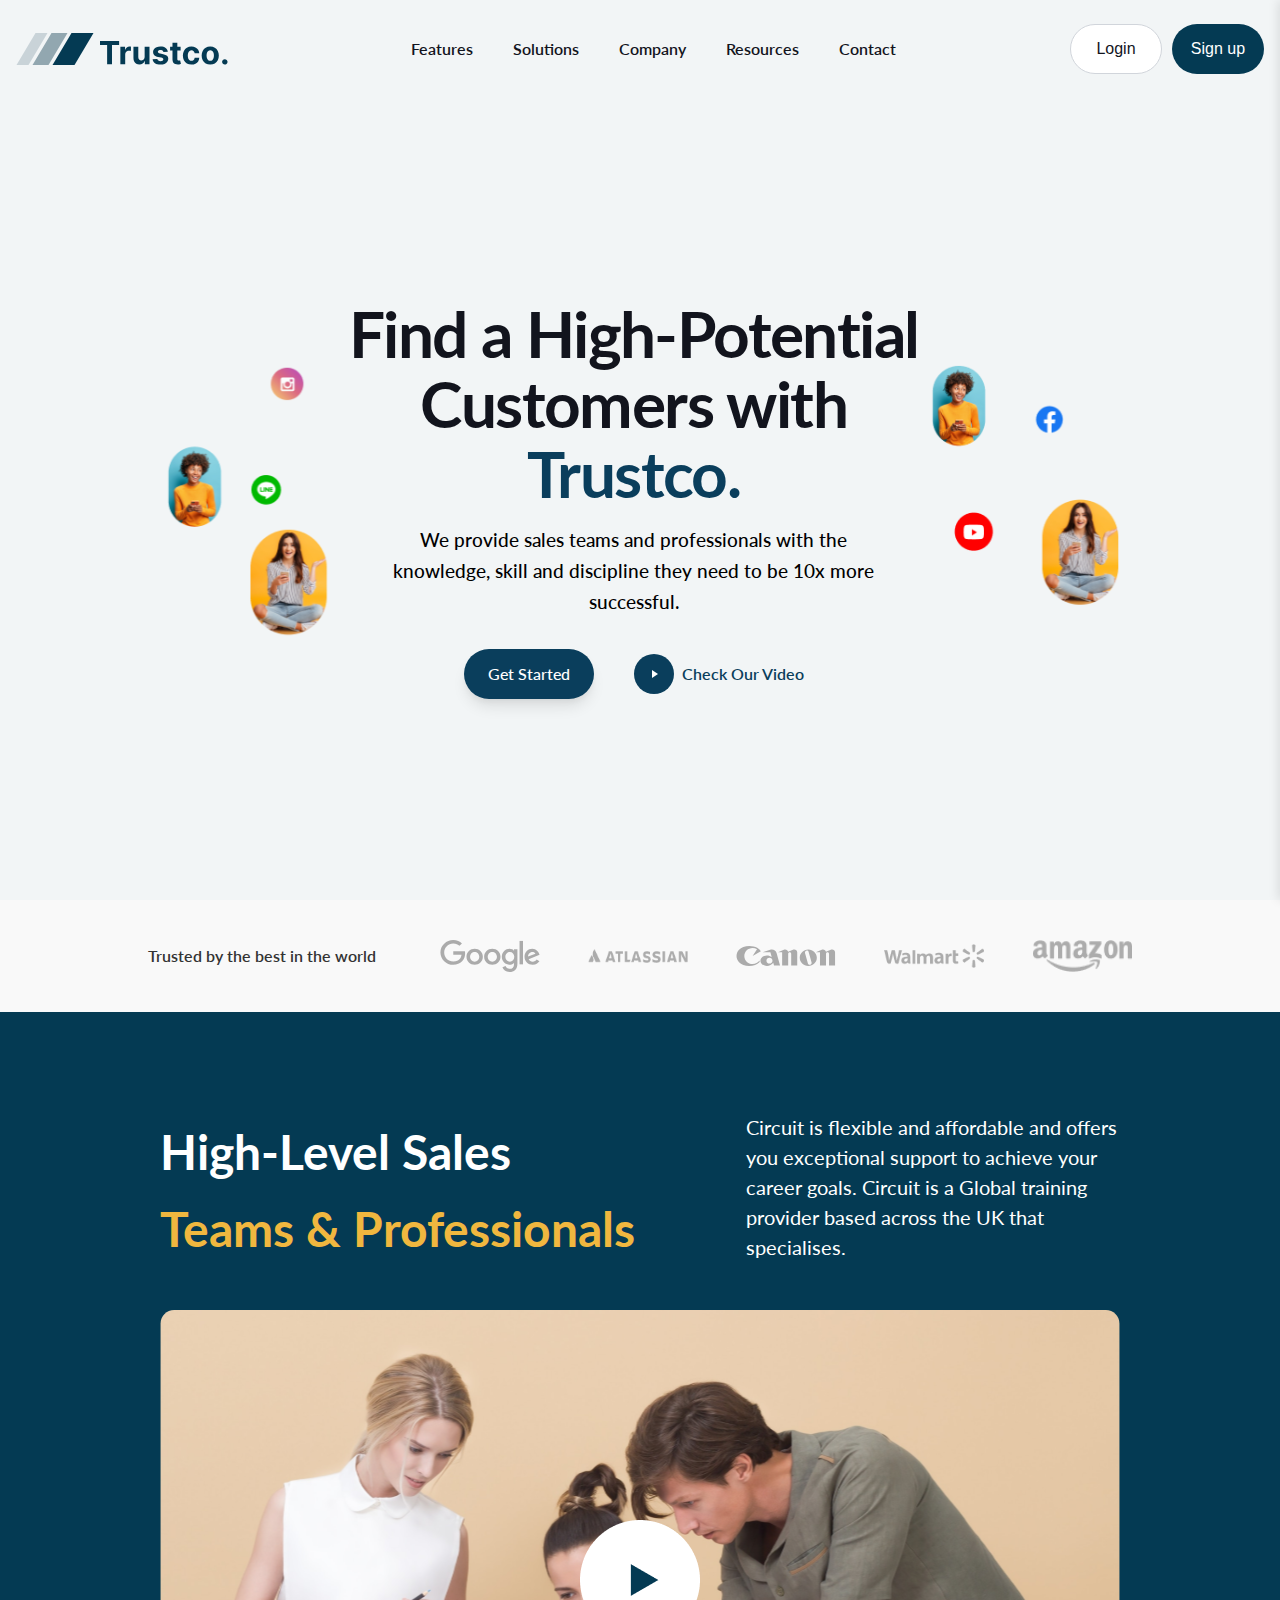
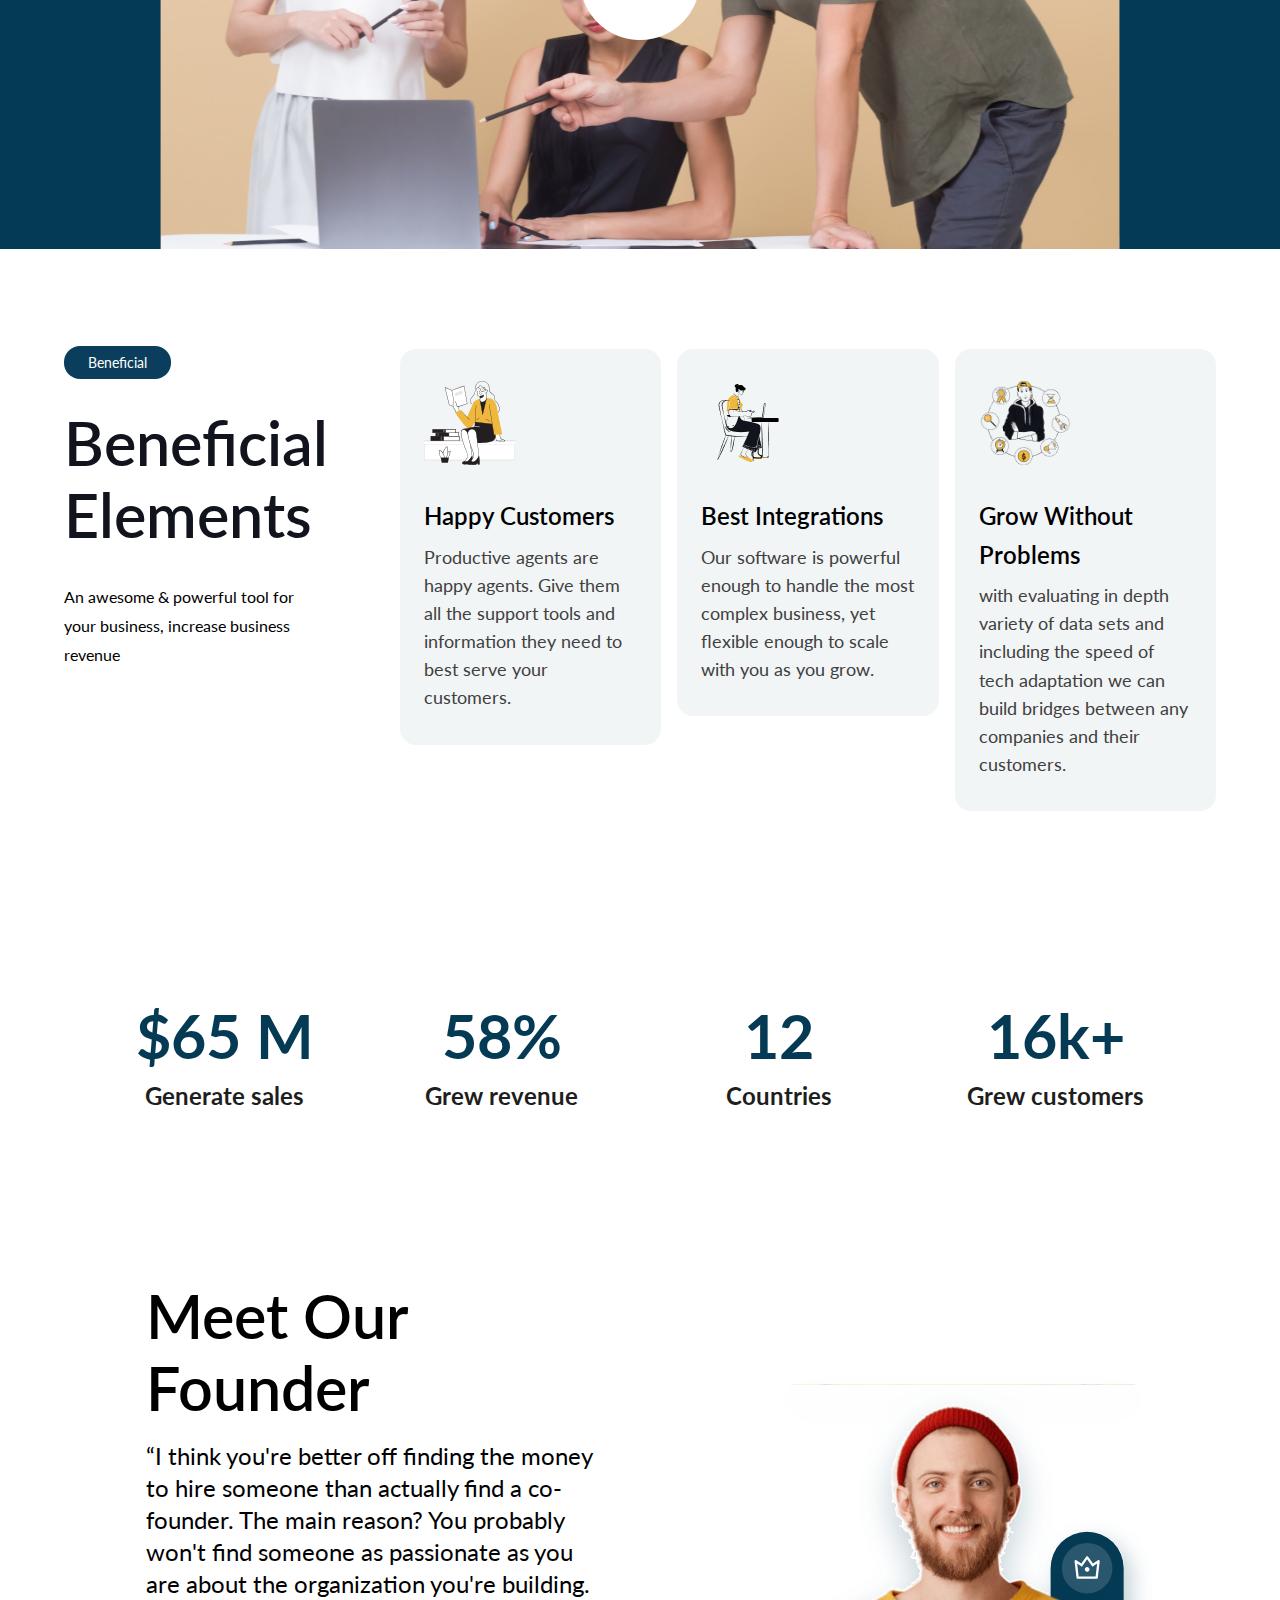
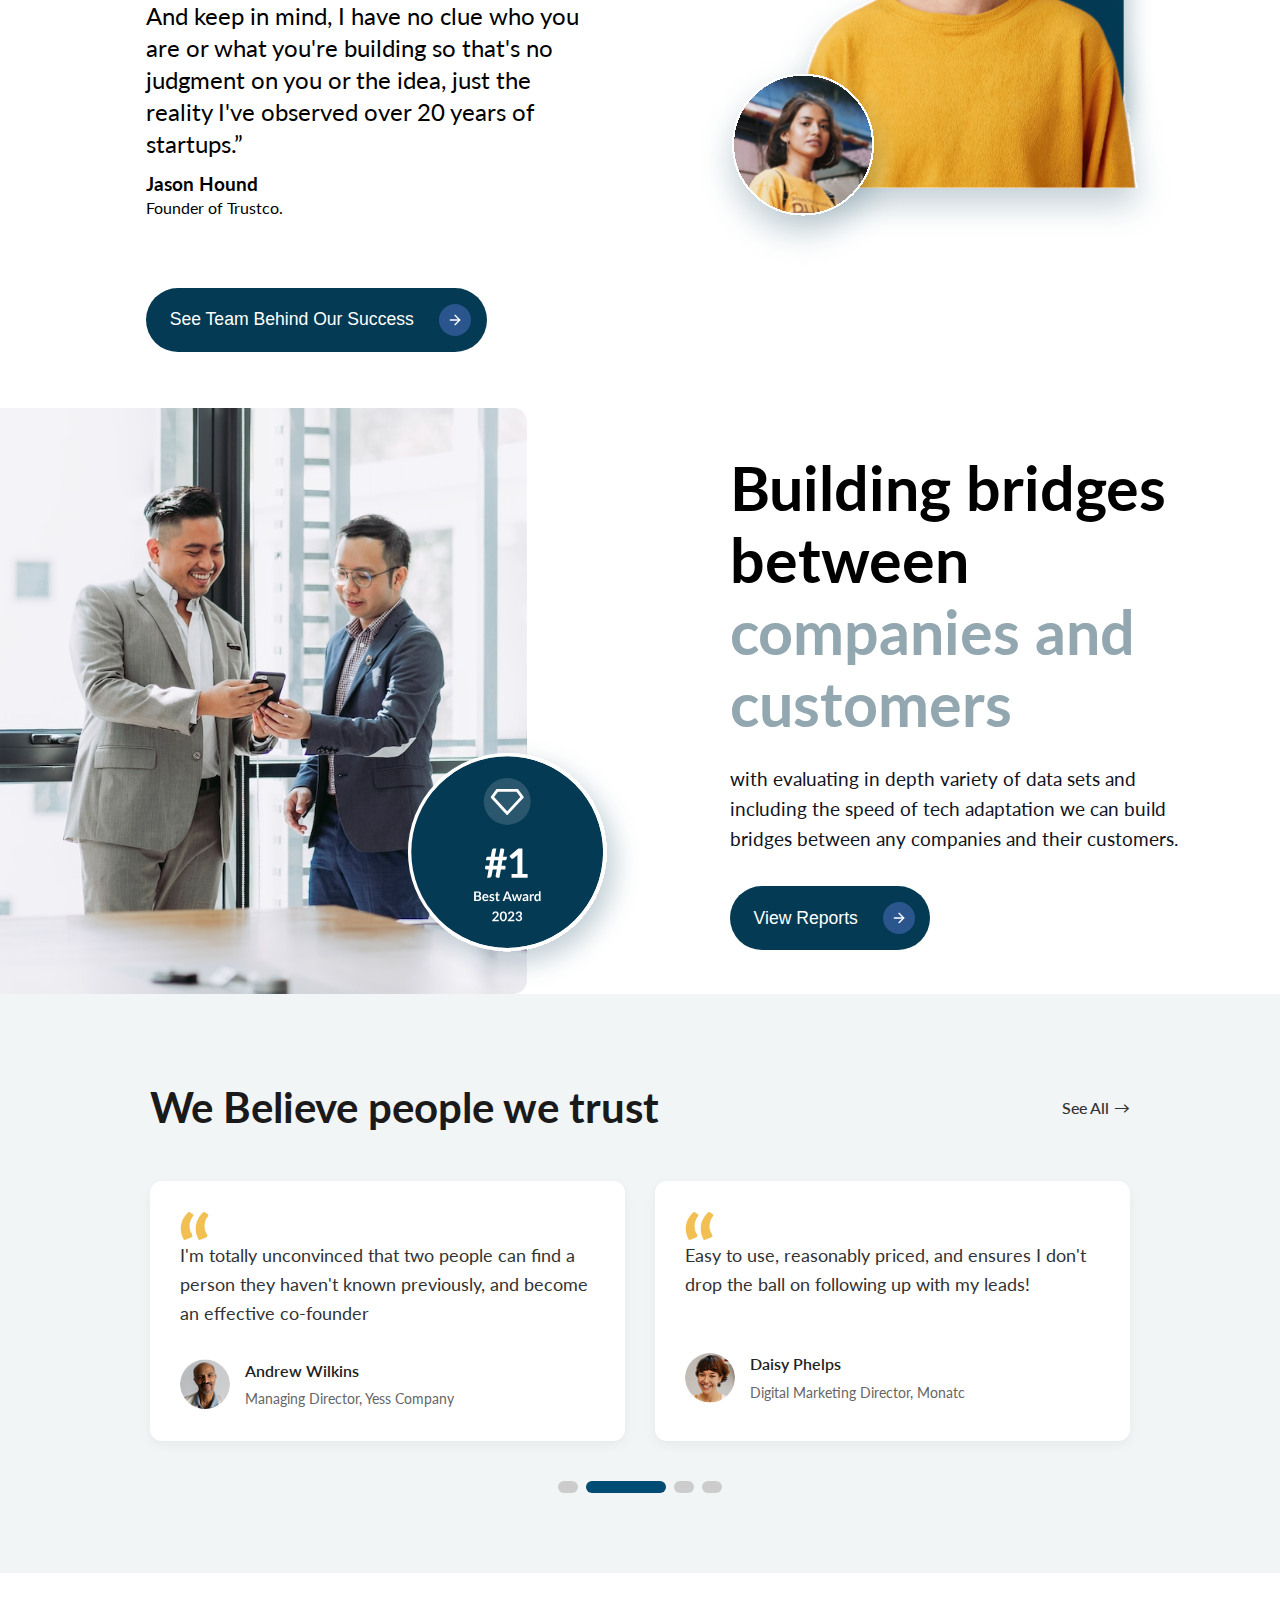
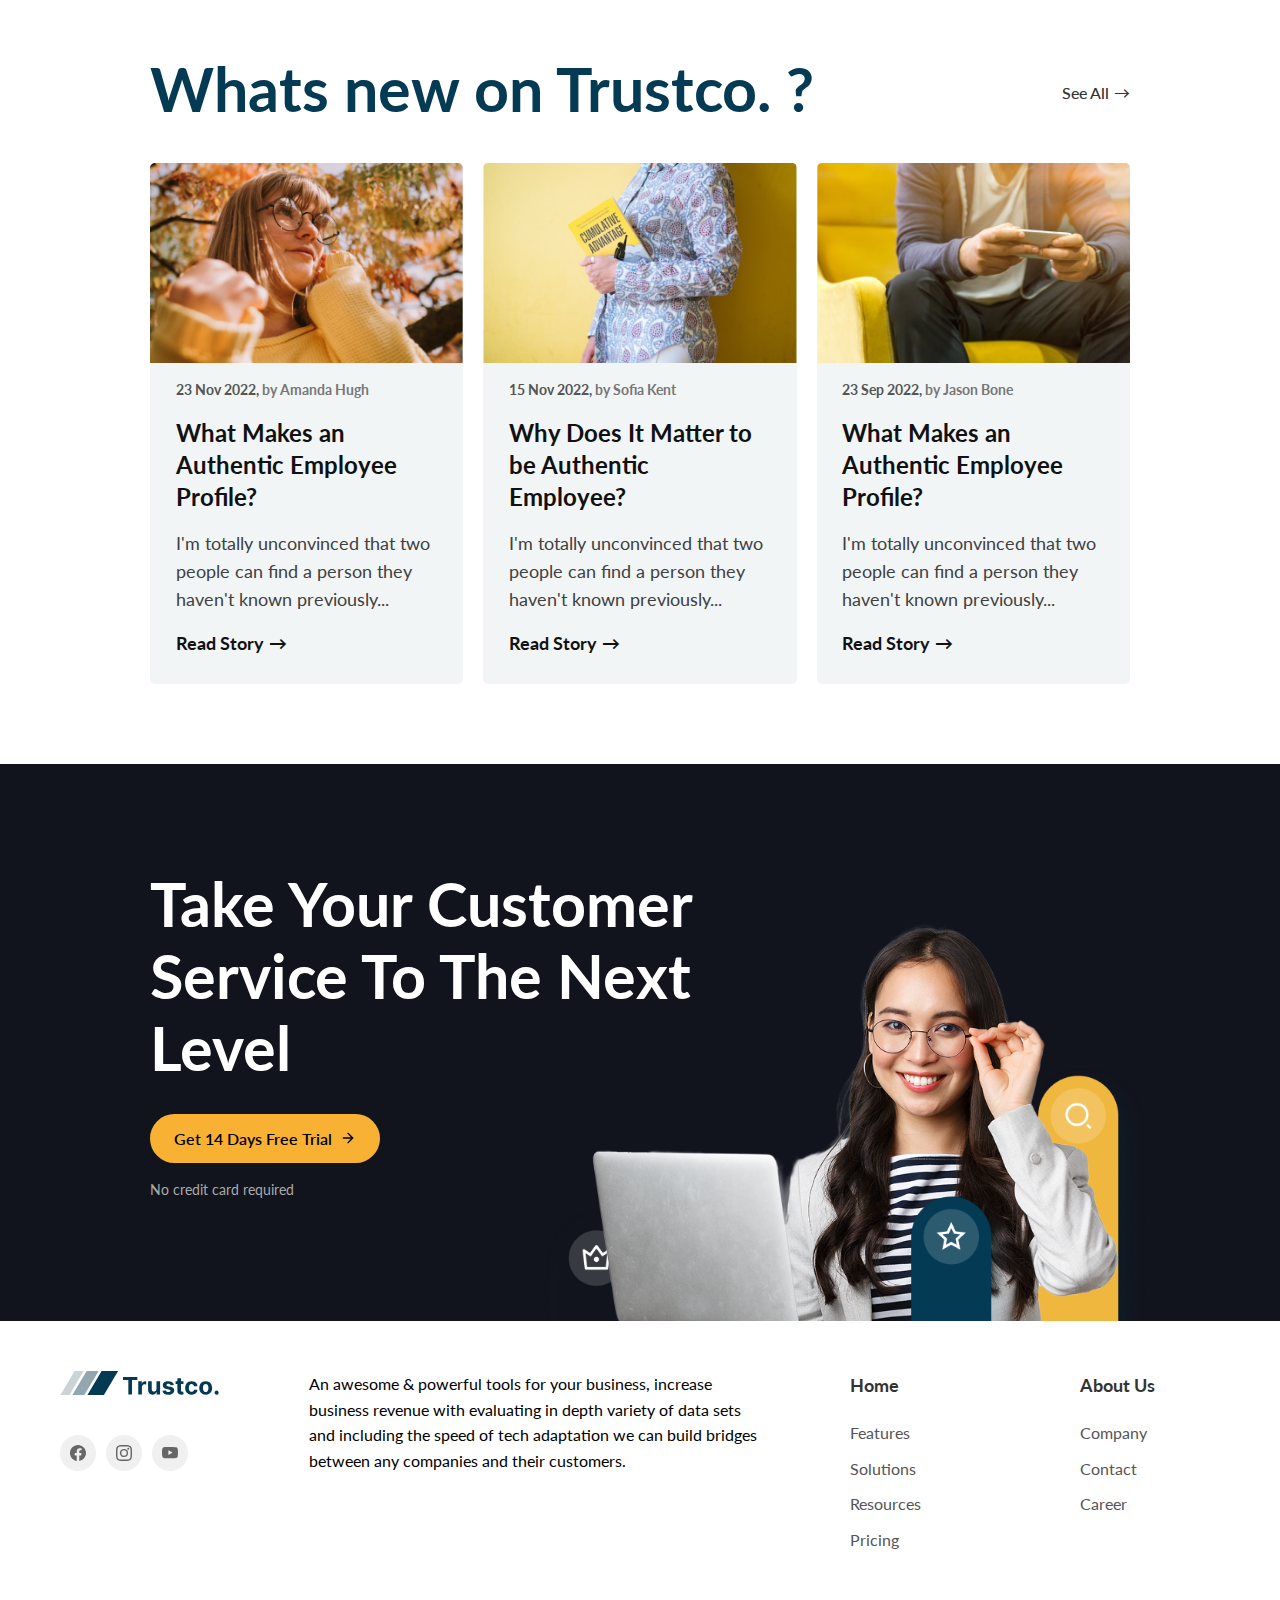
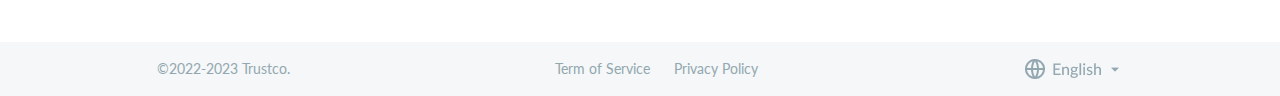
<file: index.html>
<!DOCTYPE html>
<html lang="en">

<head>
    <meta charset="UTF-8">
    <meta name="viewport" content="width=device-width, initial-scale=1.0">
    <link rel="stylesheet" href="style.css">
    <title>Document</title>
</head>

<body>
    <!-- navbar -->
    <header>
        <div class="logo">
            <img src="./assests/Logo.svg" alt="Trustco Logo">
        </div>

        <nav class="desktop-menu">
            <ul>
                <li><a href="#">Features</a></li>
                <li><a href="#">Solutions</a></li>
                <li><a href="#">Company</a></li>
                <li><a href="#">Resources</a></li>
                <li><a href="./contact.html">Contact</a></li>
            </ul>
        </nav>

        <div class="desktop-buttons">
            <button class="btn btn-login">Login</button>
            <button class="btn btn-signup">Sign up</button>
        </div>

        <!-- Hamburger Menu Button -->
        <button class="hamburger-menu" id="hamburger-button">
            <svg xmlns="http://www.w3.org/2000/svg" viewBox="0 0 24 24" fill="none" stroke="currentColor"
                stroke-width="2" stroke-linecap="round" stroke-linejoin="round">
                <line x1="3" y1="12" x2="21" y2="12"></line>
                <line x1="3" y1="6" x2="21" y2="6"></line>
                <line x1="3" y1="18" x2="21" y2="18"></line>
            </svg>
        </button>
    </header>

    <!-- Mobile Menu -->
    <div class="mobile-menu" id="mobile-menu">
        <div class="mobile-menu-header">
            <button class="close-button" id="close-button">
                <svg xmlns="http://www.w3.org/2000/svg" viewBox="0 0 24 24" fill="none" stroke="currentColor"
                    stroke-width="2" stroke-linecap="round" stroke-linejoin="round">
                    <line x1="18" y1="6" x2="6" y2="18"></line>
                    <line x1="6" y1="6" x2="18" y2="18"></line>
                </svg>
            </button>
        </div>
        <ul>
            <li><a href="#">Features</a></li>
            <li><a href="#">Solutions</a></li>
            <li><a href="#">Company</a></li>
            <li><a href="#">Resources</a></li>
            <li><a href="./contact.html">Contact</a></li>
        </ul>
        <div class="mobile-buttons">
            <button class="btn btn-login">Login</button>
            <button class="btn btn-signup">Sign up</button>
        </div>
    </div>

    <div class="overlay" id="overlay"></div>


    <!-- body -->


    <main>
        <section class="hero-section">
            <div class="hero-container">
                <div class="hero-image-left">
                    <img src="./assests/Hero-5.svg" alt="Left decorative image">
                </div>

                <div class="hero-content">
                    <h1 class="hero-title">
                        Find a High-Potential<br>
                        Customers with <span class="highlight">Trustco.</span>
                    </h1>
                    <p class="hero-description">
                        We provide sales teams and professionals with the knowledge, skill and
                        discipline they need to be 10x more successful.
                    </p>

                    <div class="hero-buttons">
                        <a href="#" class="btn-primary">Get Started</a>
                        <a href="#" class="btn-video">
                            <span class="video-icon">
                                <svg width="24" height="24" viewBox="0 0 24 24" fill="none"
                                    xmlns="http://www.w3.org/2000/svg">
                                    <path d="M10 8L16 12L10 16V8Z" fill="white" />
                                </svg>
                            </span>
                            Check Our Video
                        </a>
                    </div>
                </div>

                <div class="hero-image-right">
                    <img src="./assests/Hero 6.svg" alt="Right decorative image">
                </div>
                <div class="hero-image-mobile">
                    <img src="./assests/phoneHero.svg" alt="mobile decorative image">
                </div>
            </div>
        </section>

        <!-- trusted-section -->
        <section class="trusted-section">
            <p class="trusted-text">Trusted by the best in the world</p>

            <div class="logo-container">
                <img src="./assests/Google.svg" alt="Google" />
                <img src="./assests/Atlassian.png" alt="Atlassian" />
                <img src="./assests/Canon.svg" alt="Canon" />

                <img src="./assests/Walmart.png" alt="Walmart" />
                <img src="./assests/Amazon.png " alt="Amazon" />


            </div>


        </section>

        <!-- video section -->
        <section class="video-section">
            <div class="container">
                <div class="video-info">
                    <h1>High-Level Sales <br /> <span class="span-text">Teams & Professionals</span> </h1>
                    <p>Circuit is flexible and affordable and offers you exceptional support to achieve your career
                        goals. Circuit is a Global training provider based across the UK that specialises.</p>
                </div>
            </div>
            <div class="thumbnail-container">
                <img src="./assests/thumbnail.svg" alt="thumbnail" class="thumbnailImage" />
                <a href="https://www.youtube.com/watch?v=2vqvBzb0xJY&ab_channel=JoyousTravel" target="_blank">
                    <img src="./assests/Play (1).png" alt="playButton" class="playButton" /></a>
            </div>


        </section>

        <!-- benefit section -->
        <section class="benefit-section">

            <div class="benefit-item-description">
                <span class="badge">Beneficial</span>
                <h2>Beneficial <br> Elements</h2>
                <p>An awesome & powerful tool for your business, increase business revenue</p>
            </div>
            <div class="benefit-item-wrapper">
                <div class="benefit-items">
                    <img src="./assests/Illust 1.svg" alt="happy Customers" class="benefitIcons" />
                    <div class="benefit-description">
                        <h4> Happy Customers</h4>
                        <p>Productive agents are happy agents. Give them all the support tools and information they need
                            to best serve your customers.</p>
                    </div>
                </div>
                <div class="benefit-items">
                    <img src="./assests/Illust 2.png" alt="happy Customers" class="benefitIcons" />
                    <div class="benefit-description">
                        <h4>Best Integrations</h4>
                        <p>Our software is powerful enough to handle the most complex business, yet flexible enough to
                            scale with you as you grow.</p>
                    </div>
                </div>
                <div class="benefit-items">
                    <img src="./assests/Illust 3.png" alt="happy Customers" class="benefitIcons" />
                    <div class="benefit-description">
                        <h4>Grow Without Problems</h4>
                        <p>with evaluating in depth variety of data sets and including the speed of tech adaptation we
                            can build bridges between any companies and their customers.</p>
                    </div>
                </div>
            </div>




        </section>

        <!-- number desktop section -->
        <section class="number-desktop-section">
            <div class="numberItems">
                <h2>$65 M </h2>
                <p>Generate sales</p>
            </div>
            <div class="numberItems">
                <h2>58% </h2>
                <p>Grew revenue</p>
            </div>
            <div class="numberItems">
                <h2>12</h2>
                <p>Countries</p>
            </div>
            <div class="numberItems">
                <h2>16k+ </h2>
                <p>Grew customers</p>
            </div>
        </section>


        <!-- founder desktop section -->
         <section class="founders-desktop-section">
            <div class="founder-description">
                <div class="description-holder">
                    <div class="founder-info">
                        <h2>Meet Our Founder</h2>
                        <p>“I think you're better off finding the money to hire someone than actually find a co-founder. The main reason? You probably won't find someone as passionate as you are about the organization you're building. And keep in mind, I have no clue who you are or what you're building so 
                            that's no judgment on you or the idea, just the reality I've observed over 20 years of startups.”
                        </p>
                        <div class="desgination">
                            <h5>Jason Hound</h5>
                            <p>Founder of Trustco.</p>
                        </div>
                    </div>
                    
    
                    <button class="success-btn">See Team Behind Our Success
                        <span class="icon-holder"><svg xmlns="http://www.w3.org/2000/svg" width="16" height="16"
                                viewBox="0 0 24 24" fill="none" stroke="currentColor" stroke-width="2"
                                stroke-linecap="round" stroke-linejoin="round">
                                <line x1="5" y1="12" x2="19" y2="12"></line>
                                <polyline points="12 5 19 12 12 19"></polyline>
                            </svg></span>
                    </button>
                </div>
               

            </div>
            <div class="founder-picture">
                <img src="./assests/Decoration Profile.svg" alt="founder picture" class="founderPic" / >
            </div>
            
            
         </section>
        <!-- bridge mobile section -->
        <section class="bridge-section-mobile">
            <div class="image-parent">

                <img src="./assests/bridge.svg" alt="Business professionals looking at mobile device"
                    class="bridge-img">
            </div>
            <div class="bridge-description">
                <div class="bridge-description-holder">
                    <h2 class="bridge-title">Building bridges <span>between</span> <span class="text-light">companies
                            and customers</span></h2>
                    <p class="bridge-text">with evaluating in depth variety of data sets and including the speed of tech
                        adaptation we can build bridges between any companies and their customers.</p>
                    <button class="view-reports-btn">View Reports
                        <span class="icon-holder"><svg xmlns="http://www.w3.org/2000/svg" width="16" height="16"
                                viewBox="0 0 24 24" fill="none" stroke="currentColor" stroke-width="2"
                                stroke-linecap="round" stroke-linejoin="round">
                                <line x1="5" y1="12" x2="19" y2="12"></line>
                                <polyline points="12 5 19 12 12 19"></polyline>
                            </svg></span>
                    </button>
                </div>
            </div>

        </section>
        <!-- bridge section -->
        <section class="bridge-section">
            <div class="image-parent">

                <img src="./assests/bridge.svg" alt="Business professionals looking at mobile device"
                    class="bridge-img">
            </div>
            <div class="bridge-description">
                <div class="bridge-description-holder">
                    <h2 class="bridge-title">Building bridges <span>between</span> <span class="text-light">companies
                            and customers</span></h2>
                    <p class="bridge-text">with evaluating in depth variety of data sets and including the speed of tech
                        adaptation we can build bridges between any companies and their customers.</p>
                    <button class="view-reports-btn">View Reports
                        <span class="icon-holder"><svg xmlns="http://www.w3.org/2000/svg" width="16" height="16"
                                viewBox="0 0 24 24" fill="none" stroke="currentColor" stroke-width="2"
                                stroke-linecap="round" stroke-linejoin="round">
                                <line x1="5" y1="12" x2="19" y2="12"></line>
                                <polyline points="12 5 19 12 12 19"></polyline>
                            </svg></span>
                    </button>
                </div>
            </div>

        </section>

         <!-- number mobile section -->
         <section class="number-mobile-section">
            <div class="numberItems">
                <h2>$65 M </h2>
                <p>Generate sales</p>
            </div>
            <div class="numberItems">
                <h2>58% </h2>
                <p>Grew revenue</p>
            </div>
            <div class="numberItems">
                <h2>12</h2>
                <p>Countries</p>
            </div>
            <div class="numberItems">
                <h2>16k+ </h2>
                <p>Grew customers</p>
            </div>
        </section>

         <!-- founder mobile section -->
         <section class="founders-mobile-section">
            <div class="founder-description">
                <div class="description-holder">
                    <div class="founder-info">
                        <h2>Meet Our Founder</h2>
                        <p>“I think you're better off finding the money to hire someone than actually find a co-founder. The main reason? You probably won't find someone as passionate as you are about the organization you're building. And keep in mind, I have no clue who you are or what you're building so 
                            that's no judgment on you or the idea, just the reality I've observed over 20 years of startups.”
                        </p>
                        <div class="desgination">
                            <h5>Jason Hound</h5>
                            <p>Founder of Trustco.</p>
                        </div>
                    </div>
                    
    
                    <button class="success-btn">See Team Behind Our Success
                        <span class="icon-holder icon-mobile"><svg xmlns="http://www.w3.org/2000/svg" width="16" height="16"
                                viewBox="0 0 24 24" fill="none" stroke="currentColor" stroke-width="2"
                                stroke-linecap="round" stroke-linejoin="round">
                                <line x1="5" y1="12" x2="19" y2="12"></line>
                                <polyline points="12 5 19 12 12 19"></polyline>
                            </svg></span>
                    </button>
                </div>
               

            </div>
            <div class="founder-picture">
                <img src="./assests/Decoration Profile.svg" alt="founder picture" class="founderPic" / >
            </div>
            
            
         </section>

         <!-- testimonial section -->

         <section class="testimonials-section">
            <div class="testi-container">
              <div class="testimonials-header">
                <h2>We Believe people we trust</h2>
                <a href="#" class="see-all desktop">See All <span class="arrow">→</span></a>
              </div>
              <div class="testimonials-pagination mobile">
                <span class="pagination-dot"></span>
                <span class="pagination-dot active"></span>
                <span class="pagination-dot"></span>
                <span class="pagination-dot"></span>
              </div>
            </div>
              <div class="testimonials-container">
                <div class="testimonial-card">
                  <img src="./assests/“.png" alt="quote" class="quote-image">
                  <p class="testimonial-text">I'm totally unconvinced that two people can find a person they haven't known previously, and become an effective co-founder</p>
                  <div class="testimonial-author">
                    <img src="./assests/Photo.png" alt="Andrew Wilkins" class="author-image">
                    <div class="author-info">
                      <h4 class="author-name">Andrew Wilkins</h4>
                      <p class="author-title">Managing Director, Yess Company</p>
                    </div>
                  </div>
                </div>
          
                <div class="testimonial-card">
                  <img src="./assests/“.png" alt="quote" class="quote-image">
                  <p class="testimonial-text">Easy to use, reasonably priced, and ensures I don't drop the ball on following up with my leads!</p>
                  <div class="testimonial-author">
                    <img src="./assests/Photo (1).png" alt="Daisy Phelps" class="author-image">
                    <div class="author-info">
                      <h4 class="author-name">Daisy Phelps</h4>
                      <p class="author-title">Digital Marketing Director, Monatc</p>
                    </div>
                  </div>
                </div>
              </div>
              <a href="#" class="see-all mobile">See All <span class="arrow">→</span></a>
              <div class="testimonials-pagination desktop">
                <span class="pagination-dot"></span>
                <span class="pagination-dot active"></span>
                <span class="pagination-dot"></span>
                <span class="pagination-dot"></span>
              </div>
            </div>
          </section>


          <!-- blog section  -->
          <section class="blog-section">
            <div class="blog-header">
              <h2>Whats new on Trustco. ?</h2>
              <a href="#" class="see-all">See All <span class="arrow">→</span></a>
            </div>
            
            <div class="blog-cards">
              <!-- Card 1 -->
              <div class="blog-card">
                <div class="card-image">
                  <img src="./assests/Photo (2).png" alt="Woman in yellow sweater">
                </div>
                <div class="card-info">
                    <div class="card-date">23 Nov 2022, <span class="author">by Amanda Hugh</span></div>
                    <h3 class="card-title">What Makes an Authentic Employee Profile?</h3>
                    <p class="card-excerpt">I'm totally unconvinced that two people can find a person they haven't known previously...</p>
                    <a href="#" class="read-more">Read Story <span class="arrow">→</span></a>
                </div>
                
              </div>
              
              <!-- Card 2 -->
              <div class="blog-card">
                <div class="card-image">
                  <img src="./assests/Photo (3).png" alt="Person holding a book against yellow background">
                </div>
                <div class="card-info">
                <div class="card-date">15 Nov 2022, <span class="author">by Sofia Kent</span></div>
                <h3 class="card-title">Why Does It Matter to be Authentic Employee?</h3>
                <p class="card-excerpt">I'm totally unconvinced that two people can find a person they haven't known previously...</p>
                <a href="#" class="read-more">Read Story <span class="arrow">→</span></a>
            </div>
              </div>
              
              <!-- Card 3 -->
              <div class="blog-card">
                <div class="card-image">
                  <img src="./assests/Photo (4).png" alt="Person on yellow chair">
                </div>
                <div class="card-info">
                <div class="card-date">23 Sep 2022,  <span class="author">by Jason Bone</span></div>
                <h3 class="card-title">What Makes an Authentic Employee Profile?</h3>
                <p class="card-excerpt">I'm totally unconvinced that two people can find a person they haven't known previously...</p>
                <a href="#" class="read-more">Read Story <span class="arrow">→</span></a>
                </div>
              </div>
            </div>
            
            <div class="mobile-see-all">
              <a href="#" class="see-all">See All <span class="arrow">→</span></a>
            </div>
          </section>


          <!-- CTA section  -->
          <section class="cta-container">
            <div class="cta-content">
                <h1 class="cta-title">Take Your Customer <br/> Service To The Next Level</h1>
                <a href="#" class="cta-button">
                    Get 14 Days Free Trial
                    <svg xmlns="http://www.w3.org/2000/svg" width="16" height="16" viewBox="0 0 24 24" fill="none" stroke="currentColor" stroke-width="2" stroke-linecap="round" stroke-linejoin="round">
                        <line x1="5" y1="12" x2="19" y2="12"></line>
                        <polyline points="12 5 19 12 12 19"></polyline>
                    </svg>
                </a>
                <p class="cta-note">No credit card required</p>
            </div>
            <div class="cta-image">
                <img src="./assests/Decorations.png" alt="Customer Service Representative">
               
            </div>
        </section>

    </main>
    <!-- footer -->
    <footer>
        <section class="footer-container">
            <div class="footer-brand">
                <img src="./assests/Logo.svg" alt="Trustco Logo">
                <div class="social-links">
                    <a href="#" aria-label="Facebook">
                        <svg xmlns="http://www.w3.org/2000/svg" width="16" height="16" fill="currentColor" viewBox="0 0 16 16">
                            <path d="M16 8.049c0-4.446-3.582-8.05-8-8.05C3.58 0-.002 3.603-.002 8.05c0 4.017 2.926 7.347 6.75 7.951v-5.625h-2.03V8.05H6.75V6.275c0-2.017 1.195-3.131 3.022-3.131.876 0 1.791.157 1.791.157v1.98h-1.009c-.993 0-1.303.621-1.303 1.258v1.51h2.218l-.354 2.326H9.25V16c3.824-.604 6.75-3.934 6.75-7.951z"/>
                        </svg>
                    </a>
                    <a href="#" aria-label="Instagram">
                        <svg xmlns="http://www.w3.org/2000/svg" width="16" height="16" fill="currentColor" viewBox="0 0 16 16">
                            <path d="M8 0C5.829 0 5.556.01 4.703.048 3.85.088 3.269.222 2.76.42a3.917 3.917 0 0 0-1.417.923A3.927 3.927 0 0 0 .42 2.76C.222 3.268.087 3.85.048 4.7.01 5.555 0 5.827 0 8.001c0 2.172.01 2.444.048 3.297.04.852.174 1.433.372 1.942.205.526.478.972.923 1.417.444.445.89.719 1.416.923.51.198 1.09.333 1.942.372C5.555 15.99 5.827 16 8 16s2.444-.01 3.298-.048c.851-.04 1.434-.174 1.943-.372a3.916 3.916 0 0 0 1.416-.923c.445-.445.718-.891.923-1.417.197-.509.332-1.09.372-1.942C15.99 10.445 16 10.173 16 8s-.01-2.445-.048-3.299c-.04-.851-.175-1.433-.372-1.941a3.926 3.926 0 0 0-.923-1.417A3.911 3.911 0 0 0 13.24.42c-.51-.198-1.092-.333-1.943-.372C10.443.01 10.172 0 7.998 0h.003zm-.717 1.442h.718c2.136 0 2.389.007 3.232.046.78.035 1.204.166 1.486.275.373.145.64.319.92.599.28.28.453.546.598.92.11.281.24.705.275 1.485.039.843.047 1.096.047 3.231s-.008 2.389-.047 3.232c-.035.78-.166 1.203-.275 1.485a2.47 2.47 0 0 1-.599.919c-.28.28-.546.453-.92.598-.28.11-.704.24-1.485.276-.843.038-1.096.047-3.232.047s-2.39-.009-3.233-.047c-.78-.036-1.203-.166-1.485-.276a2.478 2.478 0 0 1-.92-.598 2.48 2.48 0 0 1-.6-.92c-.109-.281-.24-.705-.275-1.485-.038-.843-.046-1.096-.046-3.233 0-2.136.008-2.388.046-3.231.036-.78.166-1.204.276-1.486.145-.373.319-.64.599-.92.28-.28.546-.453.92-.598.282-.11.705-.24 1.485-.276.738-.034 1.024-.044 2.515-.045v.002zm4.988 1.328a.96.96 0 1 0 0 1.92.96.96 0 0 0 0-1.92zm-4.27 1.122a4.109 4.109 0 1 0 0 8.217 4.109 4.109 0 0 0 0-8.217zm0 1.441a2.667 2.667 0 1 1 0 5.334 2.667 2.667 0 0 1 0-5.334z"/>
                        </svg>
                    </a>
                    <a href="#" aria-label="YouTube">
                        <svg xmlns="http://www.w3.org/2000/svg" width="16" height="16" fill="currentColor" viewBox="0 0 16 16">
                            <path d="M8.051 1.999h.089c.822.003 4.987.033 6.11.335a2.01 2.01 0 0 1 1.415 1.42c.101.38.172.883.22 1.402l.01.104.022.26.008.104c.065.914.073 1.77.074 1.957v.075c-.001.194-.01 1.108-.082 2.06l-.008.105-.009.104c-.05.572-.124 1.14-.235 1.558a2.007 2.007 0 0 1-1.415 1.42c-1.16.312-5.569.334-6.18.335h-.142c-.309 0-1.587-.006-2.927-.052l-.17-.006-.087-.004-.171-.007-.171-.007c-1.11-.049-2.167-.128-2.654-.26a2.007 2.007 0 0 1-1.415-1.419c-.111-.417-.185-.986-.235-1.558L.09 9.82l-.008-.104A31.4 31.4 0 0 1 0 7.68v-.123c.002-.215.01-.958.064-1.778l.007-.103.003-.052.008-.104.022-.26.01-.104c.048-.519.119-1.023.22-1.402a2.007 2.007 0 0 1 1.415-1.42c.487-.13 1.544-.21 2.654-.26l.17-.007.172-.006.086-.003.171-.007A99.788 99.788 0 0 1 7.858 2h.193zM6.4 5.209v4.818l4.157-2.408L6.4 5.209z"/>
                        </svg>
                    </a>
                </div>
            </div>
            <p>An awesome & powerful tools for your business, increase business revenue with evaluating in depth variety of data sets and including the speed of tech adaptation we can build bridges between any companies and their customers.</p>
            
            <div class="footer-links">
                <div class="footer-links-column">
                    <h3>Home</h3>
                    <ul>
                        <li><a href="#">Features</a></li>
                        <li><a href="#">Solutions</a></li>
                        <li><a href="#">Resources</a></li>
                        <li><a href="#">Pricing</a></li>
                    </ul>
                </div>
                
                <div class="footer-links-column">
                    <h3>About Us</h3>
                    <ul>
                        <li><a href="#">Company</a></li>
                        <li><a href="#">Contact</a></li>
                        <li><a href="#">Career</a></li>
                    </ul>
                </div>
                
            </div>

        </section>

        
    </footer>
    <section class="site-credit">
        <div class="credit-left">
            ©2022-2023 Trustco.
        </div>
        <div class="credit-center">
            <a href="#">Term of Service</a>
            <a href="#">Privacy Policy</a>
        </div>
        <div class="credit-right">
            <img src="./assests/Language.png" alt="lang"/>
        </div>
    </section>


    <script>
        // Get DOM elements
        const hamburgerButton = document.getElementById('hamburger-button');
        const closeButton = document.getElementById('close-button');
        const mobileMenu = document.getElementById('mobile-menu');
        const overlay = document.getElementById('overlay');
        const mobileMenuLinks = document.querySelectorAll('.mobile-menu a');

        // Open mobile menu
        hamburgerButton.addEventListener('click', () => {
            mobileMenu.classList.add('active');
            overlay.classList.add('active');
            document.body.style.overflow = 'hidden'; // Prevent scrolling when menu is open
        });

        // Close mobile menu
        function closeMenu() {
            mobileMenu.classList.remove('active');
            overlay.classList.remove('active');
            document.body.style.overflow = ''; // Restore scrolling
        }

        closeButton.addEventListener('click', closeMenu);
        overlay.addEventListener('click', closeMenu);

        // Close menu when links are clicked
        mobileMenuLinks.forEach(link => {
            link.addEventListener('click', closeMenu);
        });
    </script>
</body>



</html>
</file>
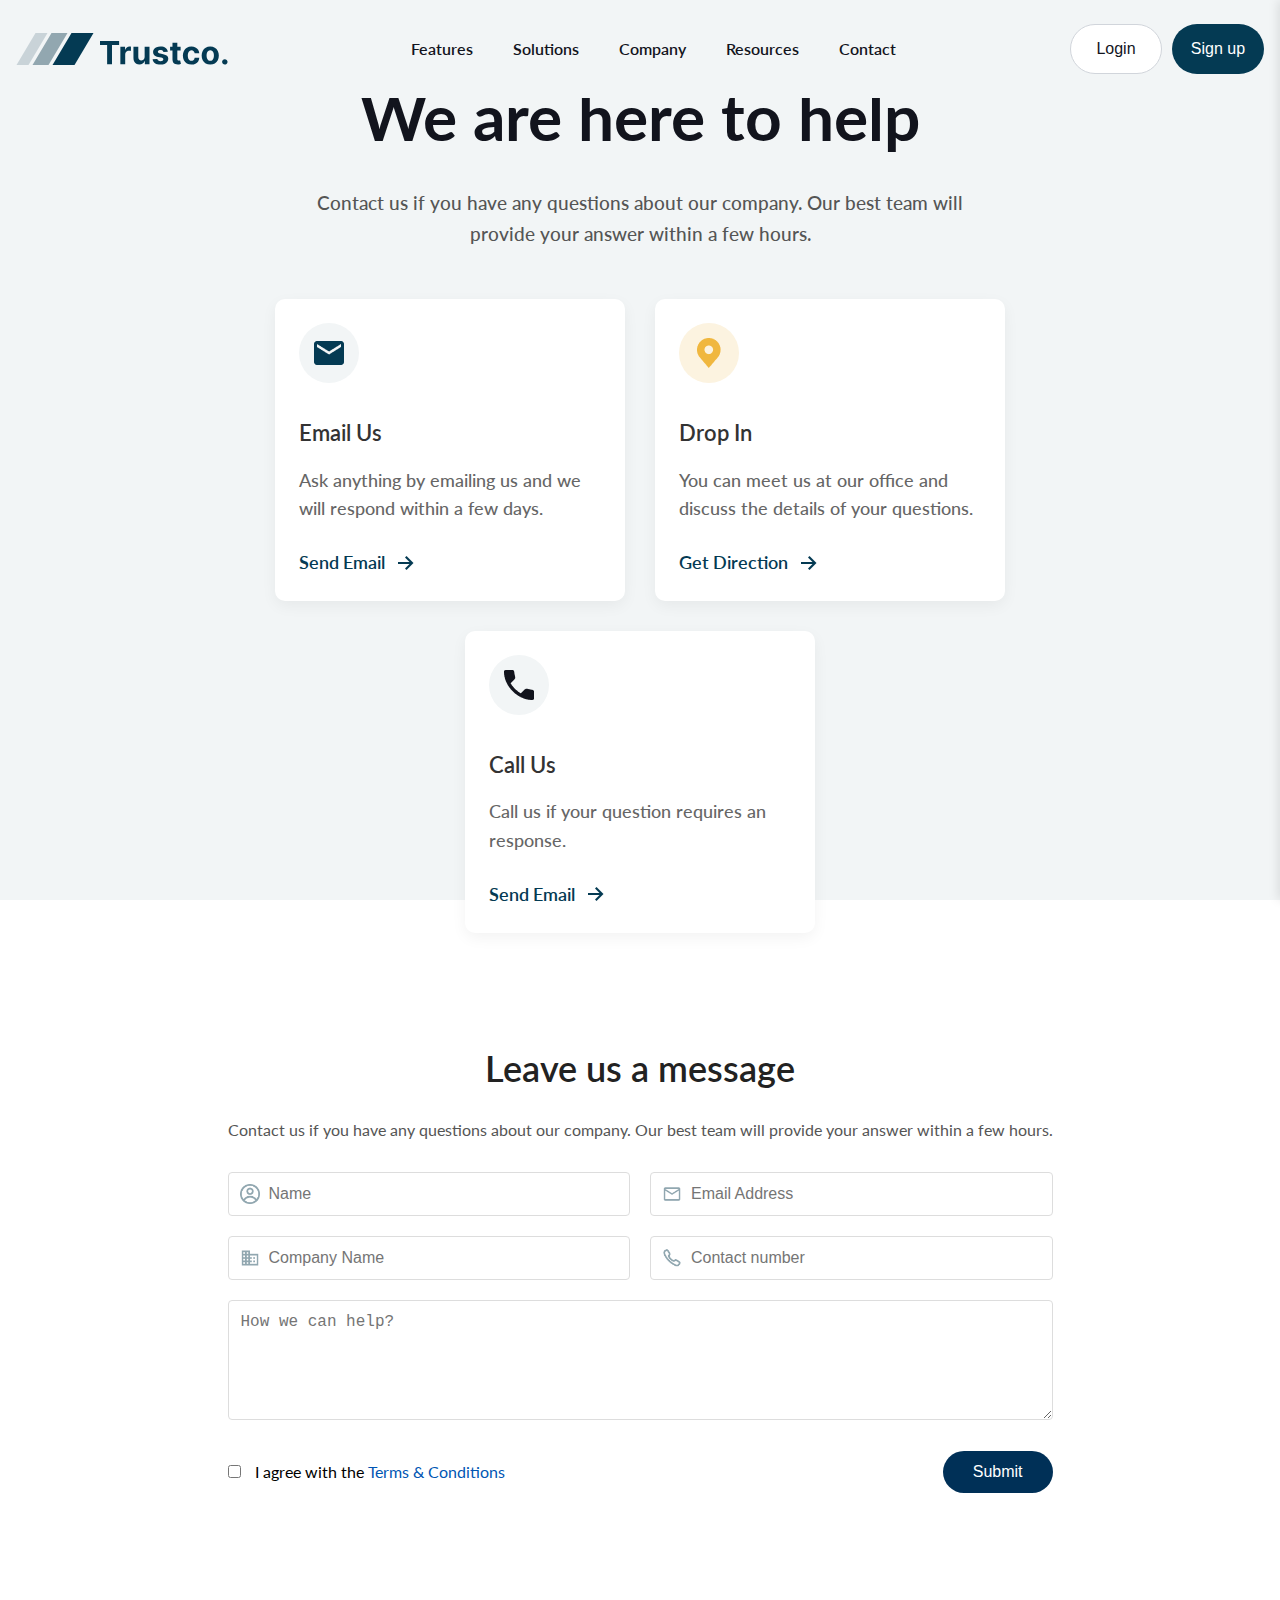
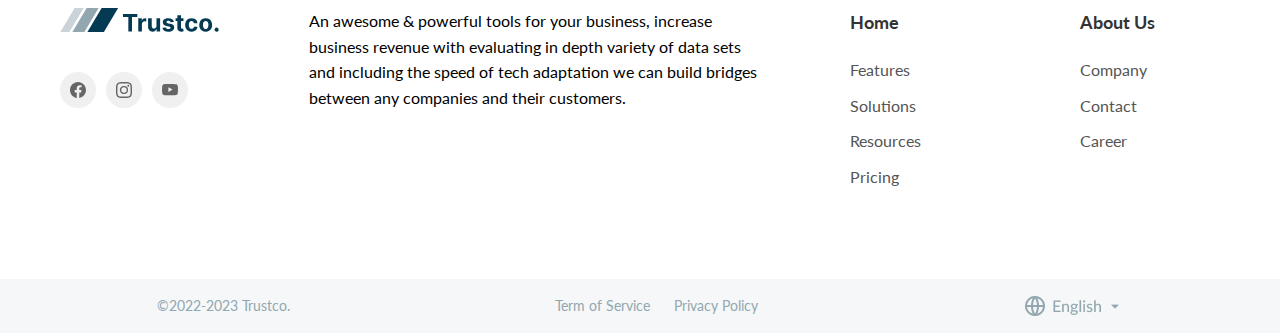
<file: contact.html>
<!DOCTYPE html>
<html lang="en">

<head>
    <meta charset="UTF-8">
    <meta name="viewport" content="width=device-width, initial-scale=1.0">
    <link rel="stylesheet" href="style.css">
    <title>Document</title>
</head>

<body>
    <header>
        <div class="logo">
            <a href="/"><img src="./assests/Logo.svg" alt="Trustco Logo"> </a>
        </div>

        <nav class="desktop-menu">
            <ul>
                <li><a href="#">Features</a></li>
                <li><a href="#">Solutions</a></li>
                <li><a href="#">Company</a></li>
                <li><a href="#">Resources</a></li>
                <li><a href="./contact.html">Contact</a></li>
            </ul>
        </nav>

        <div class="desktop-buttons">
            <button class="btn btn-login">Login</button>
            <button class="btn btn-signup">Sign up</button>
        </div>

        <!-- Hamburger Menu Button -->
        <button class="hamburger-menu" id="hamburger-button">
            <svg xmlns="http://www.w3.org/2000/svg" viewBox="0 0 24 24" fill="none" stroke="currentColor"
                stroke-width="2" stroke-linecap="round" stroke-linejoin="round">
                <line x1="3" y1="12" x2="21" y2="12"></line>
                <line x1="3" y1="6" x2="21" y2="6"></line>
                <line x1="3" y1="18" x2="21" y2="18"></line>
            </svg>
        </button>
    </header>

    <div class="mobile-menu" id="mobile-menu">
        <div class="mobile-menu-header">
            <button class="close-button" id="close-button">
                <svg xmlns="http://www.w3.org/2000/svg" viewBox="0 0 24 24" fill="none" stroke="currentColor"
                    stroke-width="2" stroke-linecap="round" stroke-linejoin="round">
                    <line x1="18" y1="6" x2="6" y2="18"></line>
                    <line x1="6" y1="6" x2="18" y2="18"></line>
                </svg>
            </button>
        </div>
        <ul>
            <li><a href="#">Features</a></li>
            <li><a href="#">Solutions</a></li>
            <li><a href="#">Company</a></li>
            <li><a href="#">Resources</a></li>
            <li><a href="/contact.html">Contact</a></li>
        </ul>
        <div class="mobile-buttons">
            <button class="btn btn-login">Login</button>
            <button class="btn btn-signup">Sign up</button>
        </div>
    </div>

    <div class="overlay" id="overlay"></div>


    <main>
        <section class="hero-section contactParent">
            <div class="hero-container contact">
                <h1 class="header">We are here to help</h1>
                <p class="subtitle">Contact us if you have any questions about our company. Our best team will provide
                    your answer within a few hours.</p>

                <div class="contact-options">
                    <div class="contact-card">
                        <div class="icon-wrapper email">
                            <img src="./assests/Vector.png" alt="email" />
                        </div>
                        <div class="contact-desc">
                            <h2>Email Us</h2>
                            <p>Ask anything by emailing us and we will respond within a few days.</p>
                            <a href="#" class="contact-link">Send Email <img src="./assests/tdesign_arrow-up.png"></a>
                        </div>
                    </div>

                    <div class="contact-card">
                        <div class="icon-wrapper location">
                            <img src="./assests/Vector (1).png" alt="location" />
                        </div>
                        <div class="contact-desc">
                            <h2>Drop In</h2>
                            <p>You can meet us at our office and discuss the details of your questions.</p>
                            <a href="#" class="contact-link">Get Direction <img
                                    src="./assests/tdesign_arrow-up.png"></a>
                        </div>
                    </div>

                    <div class="contact-card">
                        <div class="icon-wrapper phone">
                            <img src="./assests/Vector (2).png" alt="phone" />
                        </div>
                        <div class="contact-desc">
                            <h2>Call Us</h2>
                            <p>Call us if your question requires an response.</p>
                            <a href="#" class="contact-link">Send Email <img src="./assests/tdesign_arrow-up.png"></a>
                        </div>
                    </div>
                </div>
            </div>
        </section>

        <!-- form  -->
        <section class="form">
            <div class="form-parent">
                <div class="form-container">
                    <h1>Leave us a message</h1>
                    <p>Contact us if you have any questions about our company. Our best team will provide your answer
                        within a few hours.</p>

                    <form>
                        <div class="form-row">
                            <div class="input-group">
                                <img src="./assests/Group.png" class="icon"/>
                               
                                <input type="text" placeholder="Name" required>
                            </div>

                            <div class="input-group">
                                <img src="./assests/material-symbols_mail-outline.png" class="icon"/>
                                <input type="email" placeholder="Email Address" required>
                            </div>
                        </div>

                        <div class="form-row">
                            <div class="input-group">
                                <img src="./assests/mdi_company.png" class="icon"/>
                                <input type="text" placeholder="Company Name">
                            </div>

                            <div class="input-group">
                                <img src="./assests/ion_call-outline.png" class="icon"/>
                              
                                <input type="tel" placeholder="Contact number">
                            </div>
                        </div>

                        <div class="input-group">
                            <textarea placeholder="How we can help?"></textarea>
                        </div>

                        <div class="checkbox-group">
                            <span>
                                <input type="checkbox" id="terms" required>
                                <label for="terms">I agree with the <a href="#" class="terms-link">Terms &
                                        Conditions</a></label>
                            </span>
                           
                                    <div class="clearfix">
                                        <button type="submit" class="submit-button">Submit</button>
                                    </div>
                        </div>

                       
                    </form>
                </div>
            </div>
        </section>

    </main>


    <!-- footer -->
    <footer>
        <section class="footer-container">
            <div class="footer-brand">
                <img src="./assests/Logo.svg" alt="Trustco Logo">
                <div class="social-links">
                    <a href="#" aria-label="Facebook">
                        <svg xmlns="http://www.w3.org/2000/svg" width="16" height="16" fill="currentColor"
                            viewBox="0 0 16 16">
                            <path
                                d="M16 8.049c0-4.446-3.582-8.05-8-8.05C3.58 0-.002 3.603-.002 8.05c0 4.017 2.926 7.347 6.75 7.951v-5.625h-2.03V8.05H6.75V6.275c0-2.017 1.195-3.131 3.022-3.131.876 0 1.791.157 1.791.157v1.98h-1.009c-.993 0-1.303.621-1.303 1.258v1.51h2.218l-.354 2.326H9.25V16c3.824-.604 6.75-3.934 6.75-7.951z" />
                        </svg>
                    </a>
                    <a href="#" aria-label="Instagram">
                        <svg xmlns="http://www.w3.org/2000/svg" width="16" height="16" fill="currentColor"
                            viewBox="0 0 16 16">
                            <path
                                d="M8 0C5.829 0 5.556.01 4.703.048 3.85.088 3.269.222 2.76.42a3.917 3.917 0 0 0-1.417.923A3.927 3.927 0 0 0 .42 2.76C.222 3.268.087 3.85.048 4.7.01 5.555 0 5.827 0 8.001c0 2.172.01 2.444.048 3.297.04.852.174 1.433.372 1.942.205.526.478.972.923 1.417.444.445.89.719 1.416.923.51.198 1.09.333 1.942.372C5.555 15.99 5.827 16 8 16s2.444-.01 3.298-.048c.851-.04 1.434-.174 1.943-.372a3.916 3.916 0 0 0 1.416-.923c.445-.445.718-.891.923-1.417.197-.509.332-1.09.372-1.942C15.99 10.445 16 10.173 16 8s-.01-2.445-.048-3.299c-.04-.851-.175-1.433-.372-1.941a3.926 3.926 0 0 0-.923-1.417A3.911 3.911 0 0 0 13.24.42c-.51-.198-1.092-.333-1.943-.372C10.443.01 10.172 0 7.998 0h.003zm-.717 1.442h.718c2.136 0 2.389.007 3.232.046.78.035 1.204.166 1.486.275.373.145.64.319.92.599.28.28.453.546.598.92.11.281.24.705.275 1.485.039.843.047 1.096.047 3.231s-.008 2.389-.047 3.232c-.035.78-.166 1.203-.275 1.485a2.47 2.47 0 0 1-.599.919c-.28.28-.546.453-.92.598-.28.11-.704.24-1.485.276-.843.038-1.096.047-3.232.047s-2.39-.009-3.233-.047c-.78-.036-1.203-.166-1.485-.276a2.478 2.478 0 0 1-.92-.598 2.48 2.48 0 0 1-.6-.92c-.109-.281-.24-.705-.275-1.485-.038-.843-.046-1.096-.046-3.233 0-2.136.008-2.388.046-3.231.036-.78.166-1.204.276-1.486.145-.373.319-.64.599-.92.28-.28.546-.453.92-.598.282-.11.705-.24 1.485-.276.738-.034 1.024-.044 2.515-.045v.002zm4.988 1.328a.96.96 0 1 0 0 1.92.96.96 0 0 0 0-1.92zm-4.27 1.122a4.109 4.109 0 1 0 0 8.217 4.109 4.109 0 0 0 0-8.217zm0 1.441a2.667 2.667 0 1 1 0 5.334 2.667 2.667 0 0 1 0-5.334z" />
                        </svg>
                    </a>
                    <a href="#" aria-label="YouTube">
                        <svg xmlns="http://www.w3.org/2000/svg" width="16" height="16" fill="currentColor"
                            viewBox="0 0 16 16">
                            <path
                                d="M8.051 1.999h.089c.822.003 4.987.033 6.11.335a2.01 2.01 0 0 1 1.415 1.42c.101.38.172.883.22 1.402l.01.104.022.26.008.104c.065.914.073 1.77.074 1.957v.075c-.001.194-.01 1.108-.082 2.06l-.008.105-.009.104c-.05.572-.124 1.14-.235 1.558a2.007 2.007 0 0 1-1.415 1.42c-1.16.312-5.569.334-6.18.335h-.142c-.309 0-1.587-.006-2.927-.052l-.17-.006-.087-.004-.171-.007-.171-.007c-1.11-.049-2.167-.128-2.654-.26a2.007 2.007 0 0 1-1.415-1.419c-.111-.417-.185-.986-.235-1.558L.09 9.82l-.008-.104A31.4 31.4 0 0 1 0 7.68v-.123c.002-.215.01-.958.064-1.778l.007-.103.003-.052.008-.104.022-.26.01-.104c.048-.519.119-1.023.22-1.402a2.007 2.007 0 0 1 1.415-1.42c.487-.13 1.544-.21 2.654-.26l.17-.007.172-.006.086-.003.171-.007A99.788 99.788 0 0 1 7.858 2h.193zM6.4 5.209v4.818l4.157-2.408L6.4 5.209z" />
                        </svg>
                    </a>
                </div>
            </div>
            <p>An awesome & powerful tools for your business, increase business revenue with evaluating in depth variety
                of data sets and including the speed of tech adaptation we can build bridges between any companies and
                their customers.</p>

            <div class="footer-links">
                <div class="footer-links-column">
                    <h3>Home</h3>
                    <ul>
                        <li><a href="#">Features</a></li>
                        <li><a href="#">Solutions</a></li>
                        <li><a href="#">Resources</a></li>
                        <li><a href="#">Pricing</a></li>
                    </ul>
                </div>

                <div class="footer-links-column">
                    <h3>About Us</h3>
                    <ul>
                        <li><a href="#">Company</a></li>
                        <li><a href="#">Contact</a></li>
                        <li><a href="#">Career</a></li>
                    </ul>
                </div>

            </div>

        </section>


    </footer>
    <section class="site-credit">
        <div class="credit-left">
            ©2022-2023 Trustco.
        </div>
        <div class="credit-center">
            <a href="#">Term of Service</a>
            <a href="#">Privacy Policy</a>
        </div>
        <div class="credit-right">
            <img src="./assests/Language.png" alt="lang" />
        </div>
    </section>




    <script>

        const hamburgerButton = document.getElementById('hamburger-button');
        const closeButton = document.getElementById('close-button');
        const mobileMenu = document.getElementById('mobile-menu');
        const overlay = document.getElementById('overlay');
        const mobileMenuLinks = document.querySelectorAll('.mobile-menu a');

        hamburgerButton.addEventListener('click', () => {
            mobileMenu.classList.add('active');
            overlay.classList.add('active');
            document.body.style.overflow = 'hidden';
        });


        function closeMenu() {
            mobileMenu.classList.remove('active');
            overlay.classList.remove('active');
            document.body.style.overflow = '';
        }

        closeButton.addEventListener('click', closeMenu);
        overlay.addEventListener('click', closeMenu);

        mobileMenuLinks.forEach(link => {
            link.addEventListener('click', closeMenu);
        });
    </script>
</body>

</html>
</file>
<file: style.css>
@import url('https://fonts.googleapis.com/css2?family=Lato:wght@400;700&display=swap');

* {
    box-sizing: border-box;
    margin: 0;
    padding: 0;
}

body {
    font-family: 'Lato', sans-serif;
    font-size: 1rem;
    line-height: 1.6;
    margin: 0;
    padding: 0;
}

h1,
h2,
h3,
h4,
h5,
h6 {
    font-weight: 600;
    margin-bottom: 0.5rem;
}

h1 {
    font-size: 2.5rem;
}

h2 {
    font-size: 2rem;
}

h3 {
    font-size: 1.75rem;
}

h4 {
    font-size: 1.5rem;
}

h5 {
    font-size: 1.25rem;
}

h6 {
    font-size: 1rem;
}

p {
    font-size: 1rem;
    margin-bottom: 1rem;
}

img {
    max-width: 100%;
    height: auto;
    display: block;
}

.hero-section {
    background-color: #F2F5F6;
    height: calc(100vh - 98px);
    display: flex;
    justify-content: center;
    align-items: center;
    position: relative;
}

.hero-container {
    width: 75%;
    display: flex;
    justify-content: space-between;
    align-items: center;
    position: relative;
}



.hero-content {
    text-align: center;
    margin: 0 auto;
    max-width: 48rem;
}

.hero-title {
    font-size: 3.5rem;
    font-weight: 700;
    letter-spacing: -0.025em;
    line-height: 70px;
}

.hero-title .highlight {
    color: #0A3E5C;
}

.hero-description {
    margin-top: 1rem;
    font-size: 1rem;
    max-width: 32rem;
    margin-left: auto;
    margin-right: auto;
}

/* Button styles */
.hero-buttons {
    display: flex;
    justify-content: center;
    gap: 40px;
    margin-top: 2rem;
}

.btn-primary {
    background-color: #0A3E5C;
    color: white;
    padding: 0.75rem 1.5rem;

    border-radius: 9999px;
    font-weight: 500;
    text-decoration: none;
    box-shadow: 0 10px 15px -3px rgba(0, 0, 0, 0.1), 0 4px 6px -2px rgba(0, 0, 0, 0.05);
    cursor: pointer;
}

.btn-video {
    display: flex;
    align-items: center;
    gap: 0.5rem;
    font-weight: 600;
    color: #0A3E5C;
    text-decoration: none;
    cursor: pointer;
}

.video-icon {
    background-color: #0A3E5C;
    border-radius: 9999px;
    padding: 0.5rem;
    display: flex;
    align-items: center;
    justify-content: center;
}


.hero-image-left,
.hero-image-right {
    display: flex;
    align-items: center;
}

.hero-image-mobile {
    display: none;
}


.trusted-section {
    display: flex;
    gap: 4rem;
    height: 7rem;
    justify-content: center;
    align-items: center;
    padding: 20px;
    text-align: center;
    background-color: #f9f9f9;
}

.trusted-text {
    font-size: 16px;
    color: #333;
    margin: 0;
    font-weight: 600;
}

.logo-container {
    display: flex;
    justify-content: center;
    align-items: center;
    gap: 3rem;
}


.logo-container img {
    width: 100px;
    height: 40px;
    object-fit: contain;
    opacity: 0.6;
    transition: opacity 0.3s ease;
}

.logo-container img:hover {
    opacity: 1;
}


/* navbar */
header {
    display: flex;
    justify-content: space-between;
    align-items: center;
    height: 98px;
    padding: 16px;
    background-color: #F2F5F6;
    position: sticky;
    top: 0;
    z-index: 50;
}

.logo {
    display: flex;
    align-items: center;
}

.logo img {
    height: 32px;
    cursor: pointer;
    margin-right: 8px;
}

/* Desktop Menu */
nav.desktop-menu {
    display: flex;
}

.desktop-menu ul {
    display: flex;
    gap: 40px;
    list-style-type: none;
}

.desktop-menu a {
    color: #12141D;
    font-weight: 600;
    text-decoration: none;
    position: relative;
    transition: color 0.3s;
}

.desktop-menu a:hover {
    color: #043A53;
}

.desktop-menu a::after {
    content: '';
    position: absolute;
    left: 0;
    bottom: -2px;
    width: 0;
    height: 2px;
    background-color: #043A53;
    transition: width 0.3s;
}

.desktop-menu a:hover::after {
    width: 100%;
}

.desktop-buttons {
    display: flex;
    gap: 10px;
}

.btn {
    cursor: pointer;
    padding: 8px 16px;
    width: 92px;
    height: 50px;
    font-size: 1rem;
    border-radius: 9999px;
    transition: all 0.3s;
}

.btn-login {
    background-color: white;
    color: #12141D;
    border: 1px solid #D1D5DB;
}

.btn-login:hover {
    border-color: #6B7280;
}

.btn-signup {
    background-color: #043A53;
    color: white;
    border: none;
}

.btn-signup:hover {
    background-color: #021d2a;
}

/* Hamburger Menu */
.hamburger-menu {
    display: none;
    cursor: pointer;
    background: none;
    border: none;
}

.hamburger-menu svg {
    width: 28px;
    height: 28px;
    color: #12141D;
}

/* Mobile Menu */
.mobile-menu {
    position: fixed;
    top: 0;
    right: -300px;
    width: 300px;
    height: 100vh;
    background-color: white;
    box-shadow: -2px 0 10px rgba(0, 0, 0, 0.1);
    z-index: 100;
    transition: right 0.3s ease-in-out;
}

.mobile-menu.active {
    right: 0;
}

.mobile-menu-header {
    display: flex;
    justify-content: flex-end;
    padding: 20px;
}

.close-button {
    background: none;
    border: none;
    cursor: pointer;
}

.close-button svg {
    width: 28px;
    height: 28px;
    color: #12141D;
}

.mobile-menu ul {
    list-style: none;
    padding: 0 20px;
}

.mobile-menu ul li {
    margin-bottom: 20px;
}

.mobile-menu a {
    color: #12141D;
    font-weight: 600;
    text-decoration: none;
    font-size: 18px;
    transition: color 0.3s;
}

.mobile-menu a:hover {
    color: #043A53;
}

.mobile-buttons {
    display: flex;
    flex-direction: column;
    gap: 10px;
    padding: 20px;
    margin-top: 20px;
}

.mobile-buttons .btn {
    width: 100%;
    text-align: center;
}

.overlay {
    position: fixed;
    top: 0;
    left: 0;
    width: 100%;
    height: 100%;
    background-color: rgba(0, 0, 0, 0.5);
    z-index: 99;
    opacity: 0;
    visibility: hidden;
    transition: all 0.3s ease-in-out;
}

.overlay.active {
    opacity: 1;
    visibility: visible;
}

/* video section */
.span-text {
    color: #F0B73F;
}

.video-section {
    background-color: #043A53;
    display: flex;
    justify-content: center;
    align-items: center;
    /* Ensure vertical centering */
    flex-direction: column;
    /* Stack items vertically */
}

.video-info {
    display: flex;
    align-items: center;
    gap: 1.5rem;
}

.video-info h1 {
    width: 60%;
    font-weight: bold;
    font-size: 3rem;
}

.video-info p {
    width: 40%;
    font-size: 1.25rem;
    line-height: 30px;
}

.container {
    width: 75%;
    margin-top: 6.25rem;
    color: white;
}

.thumbnail-container {
    margin-top: 2rem;
    position: relative;
    width: 75%;
}

.thumbnailImage {
    width: 100%;
    height: auto;
    display: block;
}

.playButton {
    position: absolute;
    top: 50%;
    left: 50%;
    transform: translate(-50%, -50%);
    width: 7.5rem;
    height: 7.5rem;
    cursor: pointer;
}

/* benefit section */
.badge {
    background-color: #0A3E5C;
    color: #ffffff;
    height: 2.6rem;
    width: 7.8rem;
    padding: 0.5rem 1.5rem 0.5rem 1.5rem;
    border-radius: 1rem;
    font-size: 0.875rem;
}

.benefit-item-wrapper {
    display: flex;
    gap: 1rem;
}

.benefit-item-description {
    width: 16rem;

}

.benefit-item-description h2 {
    margin-top: 2rem;
    color: #12141D;
    font-size: 3.8rem;
    letter-spacing: -2%;
    line-height: 72px;
    margin-bottom: 2rem;
}

.benefit-item-description p {
    line-height: 1.8rem;
}

.benefitIcons {
    width: 5.8rem;
    height: 5.8rem;
    max-height: 5.25rem;
    object-fit: cover;
    margin-bottom: 2rem;
    display: block;
}

.benefit-description h4 {
    font-size: 1.5rem;
    margin-top: 0;
}

.benefit-description p {
    font-size: 1.1rem;
    color: #404040;
    margin-bottom: 0;
}

.benefit-item-wrapper {
    display: flex;
    gap: 1rem;
    align-items: flex-start;
}

.benefit-section {
    margin-top: 6.25rem;
    display: flex;
    gap: 5rem;
    justify-content: center;
    margin-bottom: 5.8rem;
}

.benefit-items {
    background-color: #F2F5F6;
    border-radius: 1rem;
    max-width: 16.35rem;
    padding: 2rem 1.5rem 2rem 1.5rem;
    position: relative;
}

/* bridge-Section */

.bridge-section {
    display: flex;
}

.image-parent {
    width: 50%;
}

.bridge-img {
    width: 100%;
    height: 100%;
    object-fit: cover;
}

.bridge-description {
    width: 50%;
    display: flex;
    justify-content: center;
    align-items: center;
    padding: 2rem;
    background-color: #fff;
}

.bridge-description-holder {
    width: 80%;
}

.bridge-title {
    font-size: 3.8rem;
    font-weight: 700;
    margin-bottom: 1.5rem;
    line-height: 72px;
    font-weight: bold;
    color: #000;
}

.bridge-title .text-light {
    color: #92A7B0;
    font-weight: bold;
}

.bridge-text {
    color: #12141D;
    font-size: 1.2rem;
    margin-bottom: 2rem;
    line-height: 30px;
}

.view-reports-btn {
    display: flex;
    align-items: center;
    gap: 25px;
    background-color: #043A53;
    color: white;
    border: none;
    padding: 1rem 0 1rem 1.5rem;
    border-radius: 55px;
    width: 12.5rem;
    font-weight: 500;
    font-size: 1.1rem;
    cursor: pointer;
    transition: background-color 0.3s;
}

.icon-holder {
    background-color: #2A568D;
    width: 2rem;
    height: 2rem;
    border-radius: 50%;
    display: flex;
    align-items: center;
    justify-content: center;
}

.view-reports-btn:hover {
    background-color: #00304d;
}

.view-reports-btn svg {
    width: 16px;
    height: 16px;
}

.bridge-section-mobile {
    display: none;
}


/* number section  */
.number-desktop-section {
    display: grid;
    width: 85%;
    align-items: center;
    justify-content: center;
    grid-template-columns: repeat(auto-fit, minmax(235px, 1fr));
    margin-inline: auto;
    height: 20rem;
    gap: 20px;
}

.numberItems {
    display: flex;
    flex-direction: column;
    align-items: center;
}

.numberItems h2 {
    font-size: 3.8rem;
    line-height: 72px;
    color: #043A53;
    font-weight: bold;
}

.numberItems p {
    color: #1E1E1E;
    font-size: 1.5rem;
    line-height: 32px;
    font-weight: bold;
}

.number-mobile-section {
    display: none;
    grid-template-columns: repeat(auto-fit, minmax(235px, 1fr));
}

/* founders-section */
.success-btn {
    margin-top: 4rem;
    display: flex;
    align-items: center;
    gap: 25px;
    background-color: #043A53;
    color: white;
    border: none;
    padding: 1rem 1rem 1rem 1.5rem;
    border-radius: 55px;
    font-weight: 500;
    font-size: 1.1rem;
    cursor: pointer;
    transition: background-color 0.3s;
}

.founders-desktop-section {
    display: flex;
    padding: 3.5rem 3rem;
}

.founder-description {
    width: 55%;
    display: flex;
    justify-content: center;
    align-items: center;

}

.founder-picture {
    width: 45%;
    display: flex;
}

.founder-info h2 {
    font-size: 3.8rem;
    line-height: 72px;
    margin-bottom: 1rem;
}

.founder-info p {
    font-size: 1.5rem;
    line-height: 32px;
}

.description-holder {
    width: 70%;
}

.desgination {
    margin-top: 1.5rem;
}

.desgination h5 {
    font-weight: bold;
    font-size: 1.2rem;
    margin-bottom: 0;
    line-height: 0;
}

.desgination p {
    margin-top: 0.5rem;
    font-size: 1rem;
}

.founders-mobile-section {
    display: none;
}

/* testimonial section */
.testimonials-section {
    padding: 80px 150px;
    background-color: #F2F5F6;
}

.testimonials-header {
    display: flex;
    justify-content: space-between;
    align-items: center;
    margin-bottom: 40px;
}

.testimonials-header h2 {
    font-size: 42px;
    font-weight: 700;
    color: #1a1a1a;
    margin: 0;
}

.see-all {
    display: flex;
    align-items: center;
    color: #1a1a1a;
    text-decoration: none;
    font-size: 16px;
    font-weight: 500;
}

.arrow {
    margin-left: 6px;
}

.testimonials-container {
    display: flex;
    gap: 30px;
    margin-bottom: 40px;
}

.testimonial-card {
    flex: 1;
    background-color: #ffffff;
    border-radius: 12px;
    padding: 30px;
    box-shadow: 0 4px 12px rgba(0, 0, 0, 0.05);
    position: relative;
}

.quote-icon {
    font-size: 90px;
    color: #f2b636;
    line-height: 1;
    font-family: Georgia, serif;
    position: absolute;
    top: 15px;
    left: 20px;
    opacity: 0.3;
}

.testimonial-text {
    min-height: 5rem;
    font-size: 18px;
    line-height: 1.6;
    color: #333;
    margin-bottom: 30px;
    position: relative;
    z-index: 1;
}

.testimonial-author {
    display: flex;
    align-items: center;
}

.author-image {
    width: 50px;
    height: 50px;
    border-radius: 50%;
    margin-right: 15px;
    object-fit: cover;
}

.author-info {
    display: flex;
    flex-direction: column;
}

.author-name {
    margin: 0 0 5px 0;
    font-size: 16px;
    font-weight: 600;
    color: #222;
}

.author-title {
    margin: 0;
    font-size: 14px;
    color: #666;
}

.testimonials-pagination {
    display: flex;
    justify-content: center;
    gap: 8px;
}

.pagination-dot {
    width: 20px;
    height: 12px;
    border-radius: 10px;
    background-color: #ccc;
    cursor: pointer;
}

.pagination-dot.active {
    width: 80px;
    border-radius: 10px;
    background-color: #004c74;
}
.see-all.mobile{
    display: none;

}
.mobile {
    display: none;
}

/* Blog Section Styles */
.blog-section {

    margin: 0 auto;
    padding: 80px 150px;
}

.blog-header {
    display: flex;
    justify-content: space-between;
    align-items: center;
    margin-bottom: 30px;
}

.blog-header h2 {
    font-size: 3.8rem;
    font-weight: 700;
    line-height: 72px;
    color: #043A53;
}

.see-all {
    color: #333;
    text-decoration: none;
    font-size: 16px;
    display: flex;
    align-items: center;
}

.arrow {
    margin-left: 5px;
}

.blog-cards {
    display: grid;
    grid-template-columns: repeat(3, 1fr);
    gap: 20px;
}

.blog-card {
    border-radius: 5px;
    overflow: hidden;
    max-width: 22rem;
    background-color: #F2F5F6;
    display: flex;
    flex-direction: column;
}

.card-info {
    margin-top: 1rem;
    display: flex;
    flex-direction: column;
    gap: 1rem;
    padding: 0 1.6rem 1.6rem 1.6rem;
}

.card-image {
    height: 200px;
    overflow: hidden;
}

.card-image img {
    width: 100%;
    height: 100%;
    object-fit: cover;
    transition: transform 0.3s ease;
}

.card-image img:hover {
    transform: scale(1.05);
}

.card-date {
    font-size: 14px;
    color: #555;
    font-weight: 700;
}

.author {
    color: #777;
}

.card-title {
    font-size: 1.5rem;
    font-weight: 700;
    line-height: 32px;
    margin-bottom: 0;
    color: #111;
}

.card-excerpt {
    color: #404040;
    font-size: 18px;
    margin-bottom: 0;
    line-height: 28px;
}

.read-more {
    margin-top: auto;
    color: #111;
    text-decoration: none;
    font-weight: 700;
    font-size: 18px;
    display: flex;
    align-items: center;
    width: fit-content;
}

.mobile-see-all {
    display: none;
    text-align: center;
    margin-top: 30px;
}

/* cta section  */
.cta-container {
    display: flex;
    position: relative;
    background-color: #12141D;
    color: #ffffff;
}

/* CTA Content */
.cta-content {
    width: 60%;
    padding: 104px 0 104px 150px;
    display: flex;
    flex-direction: column;
    justify-content: center;
}

.cta-title {
    font-size: 3.8rem;
    font-weight: 700;
    margin-bottom: 30px;
    line-height: 72px;
}

.cta-button {
    display: inline-flex;
    align-items: center;
    background-color: #f8b133;
    color: #000000;
    text-decoration: none;
    padding: 12px 24px;
    border-radius: 30px;
    font-weight: 600;
    margin-bottom: 15px;
    width: fit-content;
    transition: background-color 0.3s ease;
}

.cta-button svg {
    margin-left: 8px;
}

.cta-button:hover {
    background-color: #e69f1d;
}

.cta-note {
    font-size: 0.9rem;
    color: #aaa;
}

/* CTA Image */
.cta-image {
    flex: 1;
    right: 6.5rem;
    bottom:0;
    position: absolute;
    display: flex;
    justify-content: flex-end;
    align-items: center;
}

.cta-image img {
    max-height: 400px;
    object-fit: cover;
}

/* footer  */
footer {
    background-color: #fff;
    padding: 50px 0;
}

.footer-container {
    gap: 90px;
    max-width: 1200px;
    margin: 0 auto;
    display: flex;
    justify-content: space-between;
    padding: 0 20px;
}

.footer-brand {
    margin-bottom: 30px;
}

.footer-brand img {
    max-width: 180px;
    margin-bottom: 20px;
}

.footer-brand p {
    color: #555;
    line-height: 1.6;
    font-size: 18px;
    margin-bottom: 20px;
}

.social-links {
    display: flex;
    gap: 10px;
    margin-top: 40px;
}

.social-links a {
    display: flex;
    align-items: center;
    justify-content: center;
    width: 36px;
    height: 36px;
    background-color: #f0f0f0;
    border-radius: 50%;
    color: #666;
    text-decoration: none;
    transition: background-color 0.3s;
}

.social-links a:hover {
    background-color: #e0e0e0;
}

.footer-links {
    display: flex;
    gap: 90px;
}

.footer-links-column {
    flex: 0 1 auto;
    min-width: 140px;
    margin-bottom: 30px;
}

.footer-links-column h3 {
    font-size: 18px;
    font-weight: bold;
    margin-bottom: 20px;
    color: #333;
}

.footer-links-column ul {
    list-style: none;
}

.footer-links-column ul li {
    margin-bottom: 10px;
}

.footer-links-column ul li a {
    color: #555;
    text-decoration: none;
    transition: color 0.3s;
}

.footer-links-column ul li a:hover {
    color: #1a7b85;
}

.footer-bottom {
    width: 100%;
    padding-top: 30px;
    margin-top: 20px;
    border-top: 1px solid #eaeaea;
    text-align: center;
    color: #777;
    font-size: 14px;
}

 /* site styling */
 .site-credit {
    background-color: #f5f7f8;
    padding: 15px 30px;
    display: flex;
    justify-content: space-around;
    align-items: center;
    font-size: 14px;
    color: #92A7B0;
}

.credit-center {
    text-align: center;
}

.site-credit a {
    color: #92A7B0;
    text-decoration: none;
    margin: 0 10px;
}

.site-credit a:hover {
    text-decoration: underline;
}


/* contact page */
.header {
    font-size: 48px;
    font-weight: 700;
    color: #222;
    margin-bottom: 20px;
}

.subtitle {
    font-size: 18px;
    color: #555;
    max-width: 700px;
    margin: 0 auto 50px;
    line-height: 1.6;
}

/* Contact Options Styles */
.contact-options {
    display: flex;
    justify-content: center;
    gap: 30px;
    flex-wrap: wrap;
}
.hero-container h1{
    color: #12141D;
    font-size: 4rem;
    font-weight: 700;
}
.hero-container p{
    font-size: 1.2rem;
    font-weight: 500;
    text-align: center;
}

.contact-card {
    background-color: #fff;
    border-radius: 10px;
    box-shadow: 0 5px 15px rgba(0,0,0,0.05);
    padding: 24px;
    width: 350px;
    text-align: left;
    transition: transform 0.3s ease;
}

.contact-desc{
    margin-top: 2rem;
   
}
.contact-desc p{
    text-align: left;
    font-size: 18px;
}
.icon-wrapper {
    width: 60px;
    height: 60px;
    border-radius: 50%;
    display: flex;
    align-items: center;
    justify-content: center;
}

.email {
    background-color: #F2F5F6;
}

.location {
    background-color: #FCF3E0;
}

.phone {
    background-color: #F2F5F6;
}

.icon-wrapper i {
    font-size: 24px;
}

.contact-card h2 {
    font-size: 22px;
    color: #333;
    margin-bottom: 15px;
}

.contact-card p {
    color: #666;
    line-height: 1.6;
    margin-bottom: 25px;
}

.contact-link {
    color: #043A53;
    text-decoration: none;
    font-weight: 600;
    display: flex;
    align-items: center;
    gap: 8px;
    font-size: 18px;
    transition: color 0.3s ease;
}

.hero-container.contact{
    flex-direction: column;
}


.form {
    width: 100%;
    margin-top: 100px;
    text-align: center;
}

.form-container {
    background-color: white;
    padding: 40px;
    border-radius: 8px;
}

.form-container h1 {
    font-size: 36px;
    color: #222;
    margin-bottom: 20px;
}

.form-container p {
    color: #555;
    margin-bottom: 30px;
    line-height: 1.5;
}

.form-row {
    display: flex;
    gap: 20px;
    margin-bottom: 20px;
}


.input-group {
    position: relative;
    flex: 1;
}

input, textarea {
    width: 100%;
    padding: 12px 12px 12px 40px;
    border: 1px solid #ddd;
    border-radius: 4px;
    font-size: 16px;
    outline: none;
    transition: border-color 0.3s;
}

input:focus, textarea:focus {
    border-color: #0056b3;
}

textarea {
    min-height: 120px;
    resize: vertical;
    padding-left: 12px;
}

.icon {
    position: absolute;
    left: 12px;
    height: 20px;
    top: 50%;
    transform: translateY(-50%);
    color: #888;
}

.checkbox-group {
    display: flex;
    align-items: center;
    justify-content: space-between;
    margin: 25px 0;
}

.checkbox-group input {
    width: auto;
    margin-right: 10px;
}

.terms-link {
    color: #0056b3;
    text-decoration: none;
}

.terms-link:hover {
    text-decoration: underline;
}

.submit-button {
    background-color: #003057;
    color: white;
    border: none;
    padding: 12px 30px;
    font-size: 16px;
    border-radius: 50px;
    cursor: pointer;
    transition: background-color 0.3s;
    float: right;
}

.submit-button:hover {
    background-color: #00253e;
}

.clearfix::after {
    content: "";
    clear: both;
    display: table;

}

.form-parent{
    display: flex;
    justify-content: center;
    align-items: center;
}
@media only screen and (max-width: 1023px) {
    nav.desktop-menu {
        display: none;
    }

    .desktop-buttons {
        display: none;
    }

    .hamburger-menu {
        display: block;
    }
}

@media (max-width: 1000px) {
    .hero-container {
        flex-direction: column-reverse;
        width: 90%;
        padding: 2rem 0;
    }

    .hero-section {
        height: auto;
    }

    .hero-content {
        order: 1;
        margin: 0 auto 2rem;
        padding: 0 1rem;
    }

    .hero-title {
        font-size: 2.5rem;
        line-height: 3rem;
    }

    .hero-description {
        max-width: 80%;
        font-size: 0.9rem;
    }

    .hero-buttons {
        margin-top: 1.5rem;
    }

    .hero-image-left img,
    .hero-image-right img {
        display: none;
    }

    .hero-image-mobile {
        display: block;
    }

    .trusted-section {
        flex-direction: column;
        gap: 2rem;
        padding: 30px 20px;
        height: auto;
    }

    .logo-container {
        flex-wrap: wrap;
        gap: 3rem;
    }

    .logo-container img {
        width: 90px;
        height: 36px;
    }

    .video-info {
        flex-direction: column;
    }

    .video-info h1 {
        width: 100%;
    }

    br {
        display: none;
    }

    .video-info p {
        width: 100%;
    }

    .playButton {
        width: 5rem;
        height: 5rem;
    }

    .benefit-section {
        flex-direction: column;
        margin-top: 2.5rem;
        padding: 0 1rem 0 1rem;
        gap: 1rem;
    }

    .benefit-description {
        text-align: left;
    }

    .benefit-item-wrapper {
        margin-inline: auto;
        padding: 0 1rem 0 1rem;
    }

    .benefit-item-description {
        margin-inline: auto;
    }

    .benefit-item-description {
        width: 90%;
    }

    .benefit-item-description h2 {
        font-size: 2.2rem;
        margin-top: 0;
        margin-bottom: 0;
    }

    .number-desktop-section {
        display: none;
    }

    .number-mobile-section {
        margin-top: 1.5rem;
        padding: 50px 0;
        display: grid;
    }

    .numberItems h2 {
        font-size: 2.8rem;
        line-height: 52px;
    }

    .numberItems p {
        font-size: 1rem;
        line-height: 22px;
    }

    .founders-desktop-section {
        display: none;
    }

    .founders-mobile-section {
        display: block;
    }

    .founder-description {
        width: 90%;
        margin-inline: auto;
    }

    .founder-picture {
        display: block;
        width: 100%;
    }

    .founder-info h2 {
        font-size: 2.8rem;
        line-height: 52px;
    }

    .founder-info p {
        font-size: 1rem;
        line-height: 22px;
    }

    .description-holder {
        width: 85%;
    }

    .success-btn {
        margin-inline: auto;
    }

    .desktop {
        display: none;
    }

    .mobile {
        display: flex;
    }

    .testimonials-section {
        padding: 3.2rem 0;
    }

    .testimonials-container {
        gap: 20px;
        margin-bottom: 20px;
    }

    .testimonials-header {
        margin-bottom: 15px;
        justify-content: center;
    }

    .testimonials-header h2 {
        font-size: 24px;
        margin-bottom: 15px;
    }

    .testimonial-card {
        padding: 20px;
        margin: 0 auto;
        max-width: 90%;
    }


    .testimonial-text {
        font-size: 1rem;
        min-height: auto;
    }

    .testimonials-pagination.mobile {
        margin-bottom: 20px;
        justify-content: center;
    }

    a.see-all.mobile {
        text-align: center;
        display: block;
        margin: 20px auto;
        font-weight: 700;
        text-decoration: none;
    }

    .icon-mobile {
        height: 2rem;
        width: 2.5rem;
    }

    .blog-header{
        justify-content: center;
    }
    .blog-header .see-all {
        display: none;
    }

    .blog-cards {
        grid-template-columns:repeat(2,1fr);
        gap: 30px;
        margin-inline:auto ;
        width: 85%;
    }

    .blog-header h2 {
        font-size: 24px;
    }

    .mobile-see-all {
        display: block;
    }

    .mobile-see-all .see-all {
        margin-bottom: 50px;
        display: inline-flex;
        justify-content: center;
    }
    .blog-section{
        padding: 0 0;
    }
    .card-info{
        text-align: left;
    }
    .cta-image{
        right: 0;
    }
    .cta-container{
        height: 38rem;
    }
    .cta-content{
        padding: 50px 28px;
        width: auto;
        justify-content: unset;
        align-items: center;
        margin-inline:auto ;
    }
    .cta-title{
        line-height: 38px;
        font-size: 1.8rem;
        font-weight: bold;
    }
    .footer-container{
        flex-direction: column;
        gap:1.5rem
    }
    .social-links{
        margin-top: unset;
    }
    .footer-brand{
        margin-bottom: unset;
    }
    .footer-links-column{
        min-width: unset;
        text-align: left;
    }

    .form-row {
        flex-direction: column;
    }
    .form{
        margin-top: 30px;
    }
    .checkbox-group{
        flex-direction: column;
    }
    .clearfix{
        width: 100%;
    }
    .clearfix button{
        width: 100%;
        margin-top: 1rem;
    }
    .hero-container h1 {
        font-size: 2rem;
        font-weight: bold;
    }
    .hero-container.contact{
        background-color: white;
        margin-inline:auto   ;
    }
    .hero-section.contactParent{
        background-color: white;
        justify-content: unset;
        width: 100%;
    }
    .contact-card{
        box-shadow: unset;
    }
}

@media (max-width: 768px) {
    body {
        text-align: center;
    }

    .hero-content {
        padding: 0.5rem;
        margin-top: 2rem;
    }

    .hero-title {
        font-size: 2.5rem;
        line-height: 2.5rem;
        margin-bottom: 1rem;
    }

    .hero-description {
        max-width: 80%;
        font-size: 0.875rem;
        line-height: 1.5;
    }


    .hero-buttons {
        align-items: center;
        gap: 1rem;
        flex-direction: column;
        margin-top: 1.5rem;
    }

    .btn-primary {
        width: 40%;
        padding: 1rem;
    }

    .btn-video {
        margin-top: 0.5rem;
    }


    .hero-image-left img,
    .hero-image-right img {
        display: none;
    }

    .hero-image-mobile {
        display: block;
        max-width: 90%;
        margin-inline: auto;
    }

    .logo-container {
        gap: 2rem;
    }

    .container {
        margin-top: 3.1rem;
    }

    .video-info {
        gap: 1rem;

    }

    .container {
        width: 90%;
    }

    .video-info h1 {
        width: 100%;
        font-size: 1.8rem;
        line-height: normal;
        text-align: left;
    }

    .video-info p {
        width: 100%;
        font-size: 0.8rem;
        text-align: left;
    }

    .playButton {
        width: 3rem;
        height: 3rem;
    }

    .thumbnail-container {
        margin-top: 1rem;
        width: 90%;
    }

    .benefit-item-wrapper {
        flex-direction: column;

    }

    .benefit-section {
        margin-top: 3.2rem;
        gap: 1.5rem;
        margin-bottom: 3.2rem;
    }

    .benefit-items {
        max-width: 100%;
    }

    .benefit-item-description {
        width: 90%;
    }

    .benefit-item-description h2 {
        font-size: 2.2rem;
        line-height: 25px;
        margin-top: 1.5rem;
        margin-bottom: 1rem;
    }

    .benefit-item-description p {
        line-height: 20px;
    }

    .bridge-section {
        display: none;
    }

    .bridge-section-mobile {
        display: flex;
        flex-direction: column-reverse;
    }

    .image-parent {
        width: 100%;
    }

    .bridge-description {
        width: 100%;
    }

    .bridge-title {
        font-size: 1.8rem;
        line-height: 38px;
    }

    .bridge-text {
        font-size: 0.9rem;
        line-height: 20px;
    }

    .view-reports-btn {
        margin-inline: auto;
    }

    .numberItems h2 {
        font-size: 2rem;
        line-height: 44px;
    }

    .numberItems p {
        font-size: 1rem;
        line-height: 24px;
    }

    .number-mobile-section {
        margin-top: 1.5rem;
        margin-inline: auto;
        padding: 50px 0;
        justify-content: center;
        align-items: center;
        grid-template-columns: repeat(auto-fit, minmax(150px, 1fr));
        gap: 2rem;
        width: 90%;
    }

    .founder-info h2 {
        font-size: 2rem;
        line-height: 44px;
    }

    .founder-info p {
        font-size: 1rem;
        line-height: 24px;
    }

    .testimonial-card:not(:nth-child(2)) {
        display: none;
    }

    .blog-cards{
        grid-template-columns: repeat(1,1fr);
    }
    .blog-card{
        margin-inline:auto ;
    }
    .blog-card:not(:nth-child(2)) {
        display: none;
    }


}

@media (max-width: 480px) {
    .cta-container{
        height: 33rem;
    }
    .site-credit{
        flex-direction: column;
        gap:20px;
    }
    .form-container h1{
        font-size:28px;
    }
}
</file>
